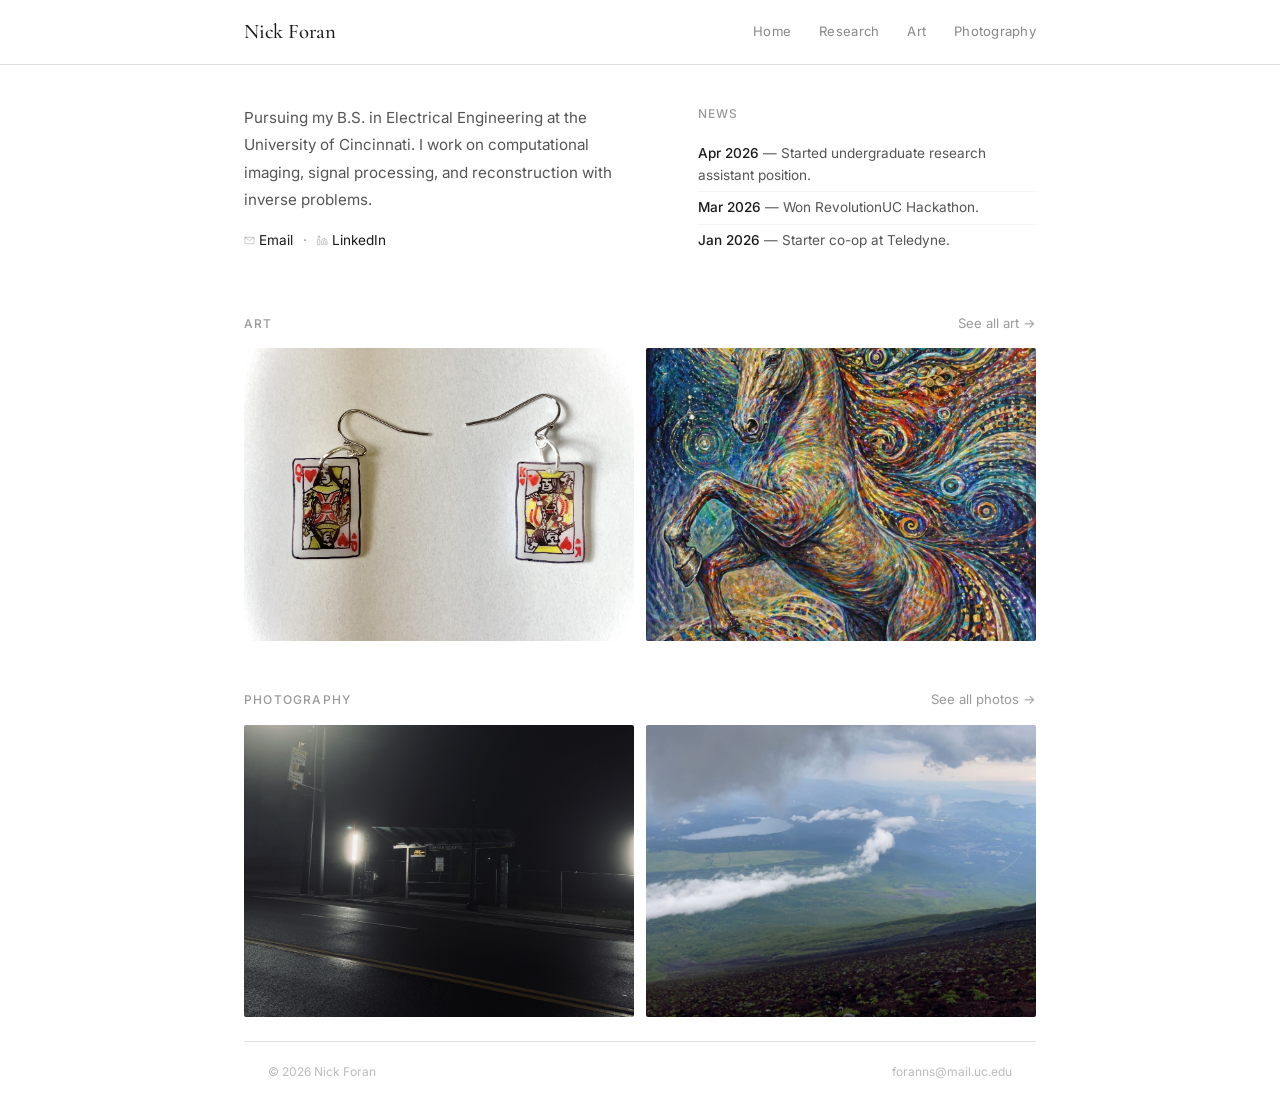
<file: index.html>
<!DOCTYPE html>
<html lang="en">
<head>
  <meta charset="utf-8" />
  <meta name="viewport" content="width=device-width, initial-scale=1" />
  <title>Nick Foran</title>
  <link rel="preconnect" href="https://fonts.googleapis.com">
  <link rel="preconnect" href="https://fonts.gstatic.com" crossorigin>
  <link href="https://fonts.googleapis.com/css2?family=Cormorant+Garamond:ital,wght@0,400;0,500;0,600;1,400&family=Inter:wght@300;400;500;600&display=swap" rel="stylesheet">
  <link rel="stylesheet" href="styles.css" />
</head>
<body>

  <header class="site-header">
    <div class="header-bar">
      <a href="index.html" class="logo">Nick Foran</a>
      <nav class="main-nav">
        <a href="index.html">Home</a>
        <a href="research.html">Research</a>
        <a href="art.html">Art</a>
        <a href="photography.html">Photography</a>
      </nav>
      <button class="mobile-menu-btn" onclick="document.querySelector('.mobile-nav').classList.toggle('open')">Menu</button>
      <div class="mobile-nav">
        <a href="index.html">Home</a>
        <a href="research.html">Research</a>
        <a href="art.html">Art</a>
        <a href="photography.html">Photography</a>
      </div>
    </div>
  </header>

  <div class="page-content">

    <section class="home-section">
      <div class="home-grid">
        <div class="about-col">
          <p>
            Pursuing my B.S. in Electrical Engineering at the University of Cincinnati.
            I work on computational imaging, signal processing, and reconstruction with inverse problems.
          </p>
          <p class="contact-line">
            <a href="mailto:foranns@mail.uc.edu">
              <svg class="icon" viewBox="0 0 24 24" fill="none" stroke="currentColor" stroke-width="1" stroke-linecap="round" stroke-linejoin="round">
                <rect x="2" y="5" width="20" height="14" rx="1.5"/>
                <path d="m2 5 10 7.5L22 5"/>
              </svg>
              Email
            </a>
            <span class="dot">·</span>
            <a href="https://linkedin.com/in/forannick" target="_blank">
              <svg class="icon" viewBox="0 0 24 24" fill="none" stroke="currentColor" stroke-width="1" stroke-linecap="round" stroke-linejoin="round">
                <path d="M16 8a6 6 0 0 1 6 6v7h-4v-7a2 2 0 0 0-4 0v7h-4v-7a6 6 0 0 1 6-6z"/>
                <rect x="2" y="9" width="4" height="12"/>
                <circle cx="4" cy="4" r="2"/>
              </svg>
              LinkedIn
            </a>
          </p>
        </div>
        <div class="news-col">
          <h2>News</h2>
          <ul>
            <li><strong>Apr 2026</strong> — Started undergraduate research assistant position.</li>
            <li><strong>Mar 2026</strong> — Won RevolutionUC Hackathon.</li>
            <li><strong>Jan 2026</strong> — Starter co-op at Teledyne. </li>
          </ul>
        </div>
      </div>
    </section>

    <section class="media">
      <div class="section-heading">
        <h2>Art</h2>
        <a href="art.html" class="see-all">See all art →</a>
      </div>
      <div class="preview-row">
        <img src="images/art.jpg" alt="Art sample" loading="lazy" />
        <img src="images/image1.PNG" alt="Art sample" loading="lazy" />
      </div>
    </section>

    <section class="media">
      <div class="section-heading">
        <h2>Photography</h2>
        <a href="photography.html" class="see-all">See all photos →</a>
      </div>
      <div class="preview-row">
        <img src="images/ph.jpg" alt="Photography sample" loading="lazy" />
        <img src="images/photo1.JPG" alt="Photography sample" loading="lazy" />
      </div>
    </section>

    <footer>
      <p>© 2026 Nick Foran</p>
      <a href="mailto:foranns@mail.uc.edu">foranns@mail.uc.edu</a>
    </footer>

  </div>

</body>
</html>
</file>
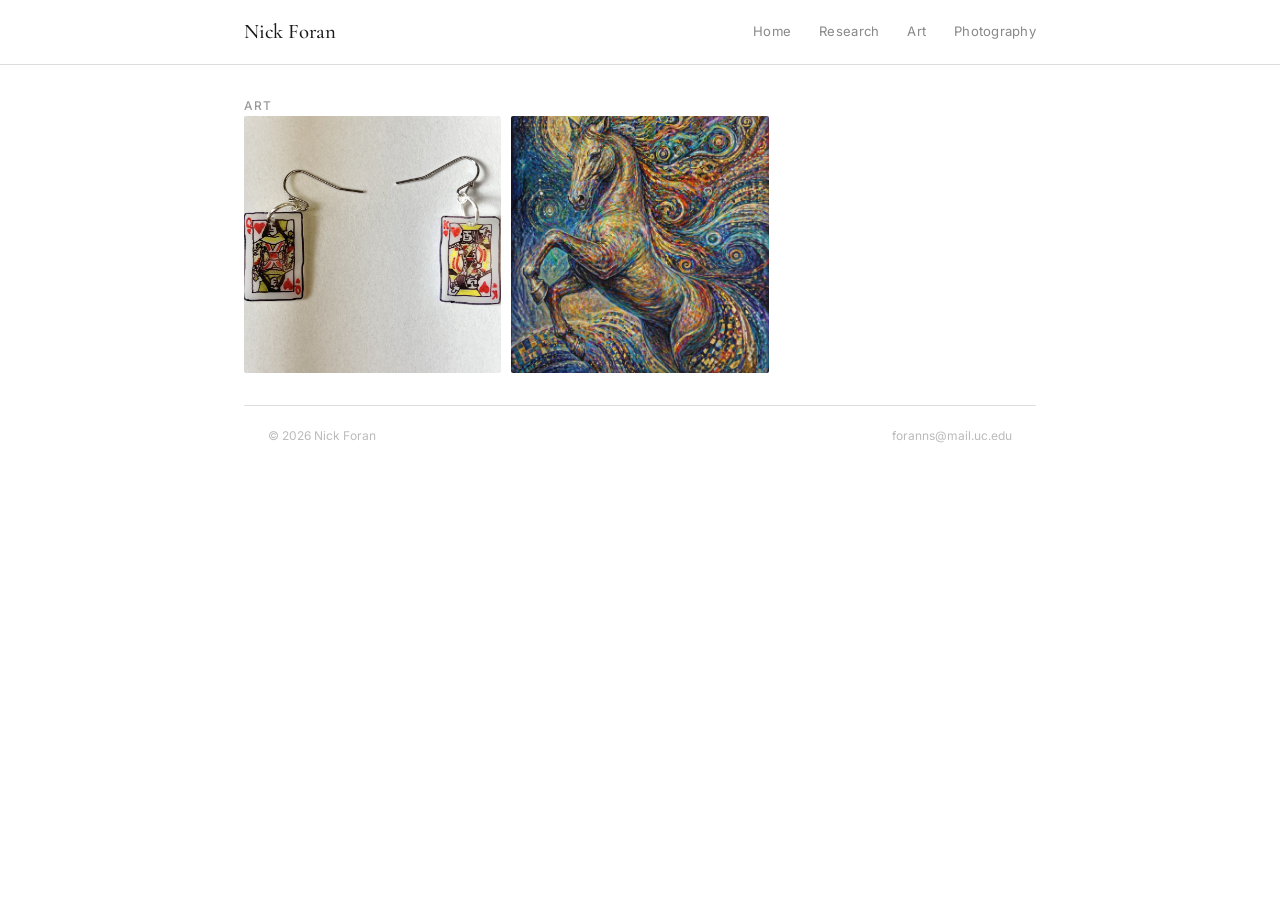
<file: art.html>
<!DOCTYPE html>
<html lang="en">
<head>
  <meta charset="utf-8" />
  <meta name="viewport" content="width=device-width, initial-scale=1" />
  <title>Art — Nick Foran</title>
  <link rel="preconnect" href="https://fonts.googleapis.com">
  <link rel="preconnect" href="https://fonts.gstatic.com" crossorigin>
  <link href="https://fonts.googleapis.com/css2?family=Cormorant+Garamond:ital,wght@0,400;0,500;0,600;1,400&family=Inter:wght@300;400;500;600&display=swap" rel="stylesheet">
  <link rel="stylesheet" href="styles.css" />
</head>
<body>

  <header class="site-header">
    <div class="header-bar">
      <a href="index.html" class="logo">Nick Foran</a>
      <nav class="main-nav">
        <a href="index.html">Home</a>
        <a href="research.html">Research</a>
        <a href="art.html">Art</a>
        <a href="photography.html">Photography</a>
      </nav>
      <button class="mobile-menu-btn" onclick="document.querySelector('.mobile-nav').classList.toggle('open')">Menu</button>
      <div class="mobile-nav">
        <a href="index.html">Home</a>
        <a href="research.html">Research</a>
        <a href="art.html">Art</a>
        <a href="photography.html">Photography</a>
      </div>
    </div>
  </header>

  <div class="page-content">

    <section class="gallery">
      <h2>Art</h2>
      <div class="gallery-grid">
        <img src="images/art.jpg" alt="Art piece" loading="lazy" />
        <img src="images/image1.PNG" alt="Art piece" loading="lazy" />
      </div>
    </section>

    <footer>
      <p>© 2026 Nick Foran</p>
      <a href="mailto:foranns@mail.uc.edu">foranns@mail.uc.edu</a>
    </footer>

  </div>

</body>
</html>
</file>
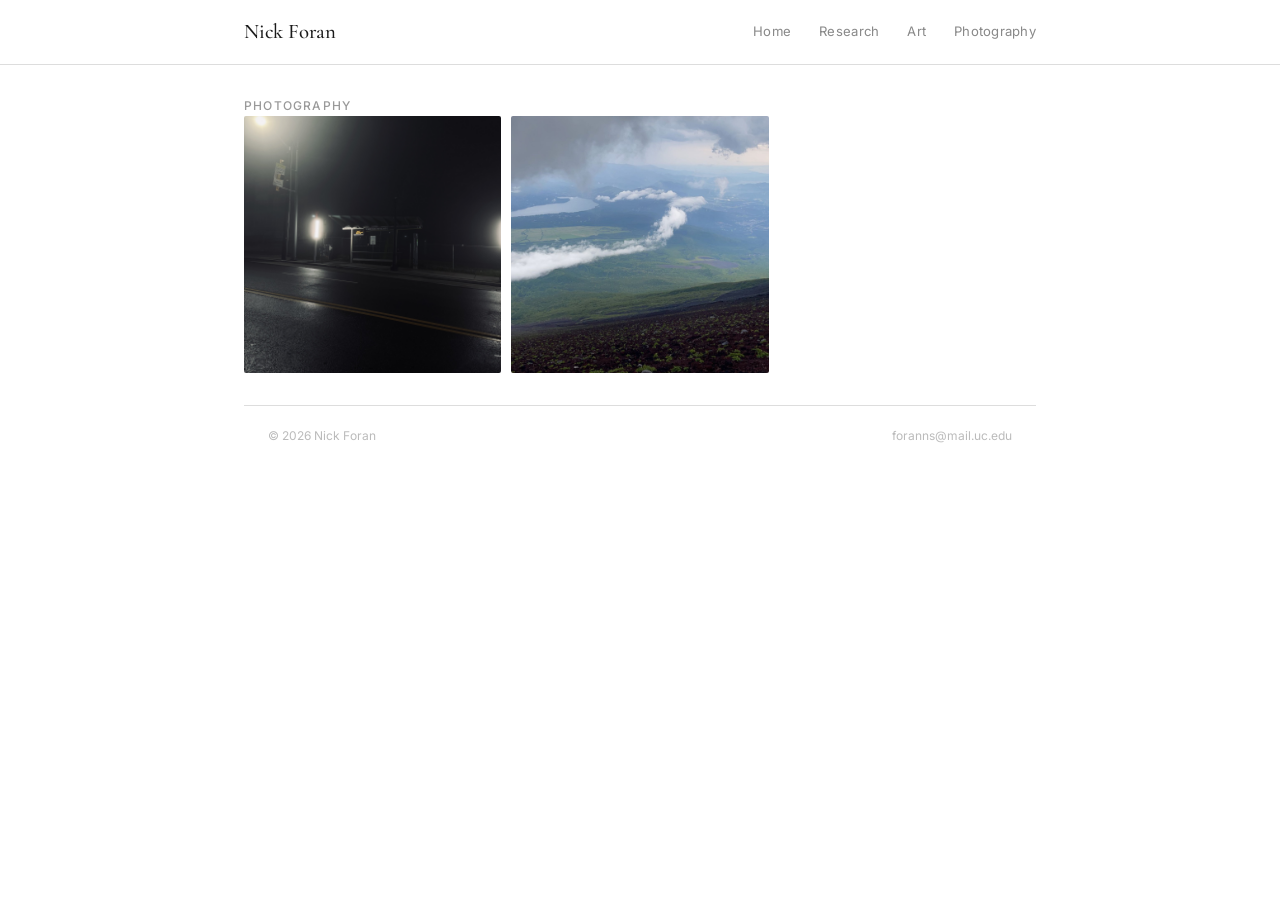
<file: photography.html>
<!DOCTYPE html>
<html lang="en">
<head>
  <meta charset="utf-8" />
  <meta name="viewport" content="width=device-width, initial-scale=1" />
  <title>Photography — Nick Foran</title>
  <link rel="preconnect" href="https://fonts.googleapis.com">
  <link rel="preconnect" href="https://fonts.gstatic.com" crossorigin>
  <link href="https://fonts.googleapis.com/css2?family=Cormorant+Garamond:ital,wght@0,400;0,500;0,600;1,400&family=Inter:wght@300;400;500;600&display=swap" rel="stylesheet">
  <link rel="stylesheet" href="styles.css" />
</head>
<body>

  <header class="site-header">
    <div class="header-bar">
      <a href="index.html" class="logo">Nick Foran</a>
      <nav class="main-nav">
        <a href="index.html">Home</a>
        <a href="research.html">Research</a>
        <a href="art.html">Art</a>
        <a href="photography.html">Photography</a>
      </nav>
      <button class="mobile-menu-btn" onclick="document.querySelector('.mobile-nav').classList.toggle('open')">Menu</button>
      <div class="mobile-nav">
        <a href="index.html">Home</a>
        <a href="research.html">Research</a>
        <a href="art.html">Art</a>
        <a href="photography.html">Photography</a>
      </div>
    </div>
  </header>

  <div class="page-content">

    <section class="gallery">
      <h2>Photography</h2>
      <div class="gallery-grid">
        <img src="images/ph.jpg" alt="Photograph" loading="lazy" />
        <img src="images/photo1.JPG" alt="Photograph" loading="lazy" />
      </div>
    </section>

    <footer>
      <p>© 2026 Nick Foran</p>
      <a href="mailto:foranns@mail.uc.edu">foranns@mail.uc.edu</a>
    </footer>

  </div>

</body>
</html>
</file>
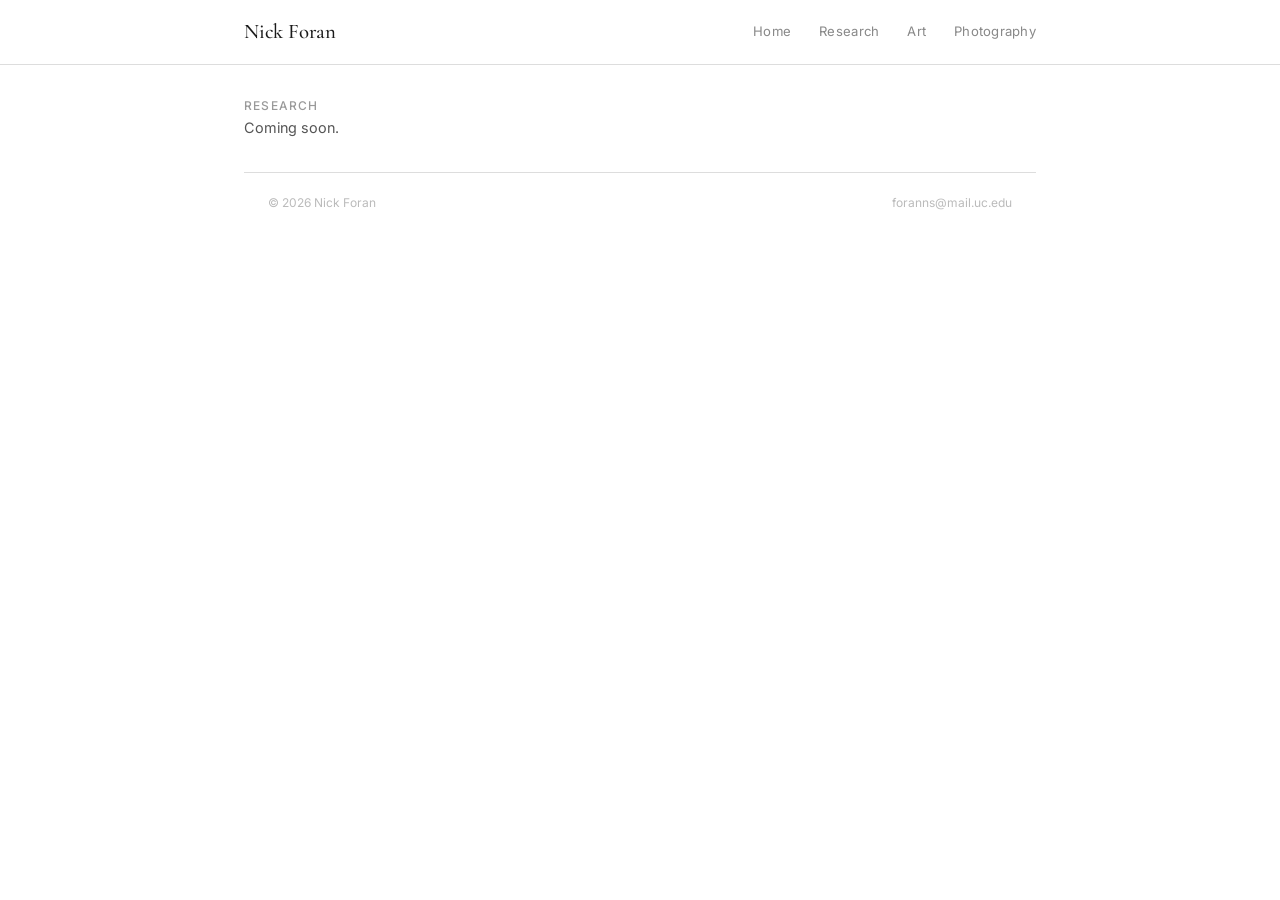
<file: research.html>
<!DOCTYPE html>
<html lang="en">
<head>
  <meta charset="utf-8" />
  <meta name="viewport" content="width=device-width, initial-scale=1" />
  <title>Research — Nick Foran</title>
  <link rel="preconnect" href="https://fonts.googleapis.com">
  <link rel="preconnect" href="https://fonts.gstatic.com" crossorigin>
  <link href="https://fonts.googleapis.com/css2?family=Cormorant+Garamond:ital,wght@0,400;0,500;0,600;1,400&family=Inter:wght@300;400;500;600&display=swap" rel="stylesheet">
  <link rel="stylesheet" href="styles.css" />
</head>
<body>

  <header class="site-header">
    <div class="header-bar">
      <a href="index.html" class="logo">Nick Foran</a>
      <nav class="main-nav">
        <a href="index.html">Home</a>
        <a href="research.html">Research</a>
        <a href="art.html">Art</a>
        <a href="photography.html">Photography</a>
      </nav>
      <button class="mobile-menu-btn" onclick="document.querySelector('.mobile-nav').classList.toggle('open')">Menu</button>
      <div class="mobile-nav">
        <a href="index.html">Home</a>
        <a href="research.html">Research</a>
        <a href="art.html">Art</a>
        <a href="photography.html">Photography</a>
      </div>
    </div>
  </header>

  <div class="page-content">

    <section class="research">
      <h2>Research</h2>
      <p style="font-size: 0.9rem; color: #555;">Coming soon.</p>
    </section>

    <footer>
      <p>© 2026 Nick Foran</p>
      <a href="mailto:foranns@mail.uc.edu">foranns@mail.uc.edu</a>
    </footer>

  </div>

</body>
</html>
</file>
<file: styles.css>
/* ─── Nick Foran ─── */

:root {
  --bg: #ffffff;
  --text: #1a1a1a;
  --muted: #555555;
  --light: #999999;
  --line: #dddddd;
  --serif: 'Cormorant Garamond', Georgia, serif;
  --sans: 'Inter', -apple-system, BlinkMacSystemFont, 'Segoe UI', Roboto, Helvetica, Arial, sans-serif;
}

* { box-sizing: border-box; margin: 0; padding: 0; }

html {
  scroll-behavior: smooth;
  scroll-padding-top: 72px;
  -webkit-font-smoothing: antialiased;
}

body {
  font-family: var(--sans);
  background: var(--bg);
  color: var(--text);
  line-height: 1.65;
  font-size: 15px;
}

a { color: inherit; text-decoration: none; }
a:hover { text-decoration: underline; }

/* ─── Fixed Header ─── */
.site-header {
  position: fixed;
  top: 0; left: 0; right: 0;
  z-index: 1000;
  background: rgba(255,255,255,0.96);
  backdrop-filter: blur(10px);
  -webkit-backdrop-filter: blur(10px);
  border-bottom: 1px solid var(--line);
}

.header-bar {
  max-width: 840px;
  margin: 0 auto;
  padding: 0 24px;
  height: 64px;
  display: flex;
  align-items: center;
  justify-content: space-between;
}

.logo {
  font-family: var(--serif);
  font-size: 1.3rem;
  font-weight: 500;
  color: var(--text);
  text-decoration: none !important;
  letter-spacing: -0.01em;
}

.main-nav {
  display: flex;
  gap: 28px;
}

.main-nav a {
  font-family: var(--sans);
  font-size: 0.82rem;
  font-weight: 400;
  color: #888;
  letter-spacing: 0.02em;
  transition: color 0.2s ease;
  text-decoration: none;
  position: relative;
}

.main-nav a:hover {
  color: var(--text);
}

.main-nav a::after {
  content: '';
  position: absolute;
  bottom: -3px;
  left: 0;
  width: 0;
  height: 1.5px;
  background: var(--text);
  transition: width 0.25s ease;
}

.main-nav a:hover::after {
  width: 100%;
}

.mobile-menu-btn {
  display: none;
  font-family: var(--sans);
  font-size: 0.82rem;
  color: #888;
  background: none;
  border: none;
  cursor: pointer;
  letter-spacing: 0.02em;
}

.mobile-nav {
  display: none;
  position: absolute;
  top: 64px;
  right: 16px;
  background: #fff;
  border: 1px solid var(--line);
  border-radius: 6px;
  box-shadow: 0 8px 24px rgba(0,0,0,0.06);
  padding: 6px;
  min-width: 160px;
}

.mobile-nav.open {
  display: block;
}

.mobile-nav a {
  display: block;
  padding: 10px 12px;
  font-family: var(--sans);
  font-size: 0.85rem;
  color: #888;
  border-radius: 4px;
  text-decoration: none;
}

.mobile-nav a:hover {
  color: var(--text);
  background: rgba(0,0,0,0.03);
}

/* ─── Page Layout ─── */
.page-content {
  max-width: 840px;
  margin: 0 auto;
  padding: 64px 24px 0;
}

/* ─── Home: About + News side by side ─── */
.home-section {
  padding: 40px 0 32px;
}

.home-grid {
  display: grid;
  grid-template-columns: 1.2fr 1fr;
  gap: 48px;
  align-items: start;
}

.about-col p {
  font-size: 0.95rem;
  color: var(--muted);
  line-height: 1.8;
  margin-bottom: 14px;
}

.about-col p:last-of-type {
  margin-bottom: 0;
}

/* ─── Contact line with minimal icons ─── */
.contact-line {
  display: flex;
  align-items: center;
  gap: 10px;
  flex-wrap: wrap;
  margin-top: 14px;
}

.contact-line a {
  display: inline-flex;
  align-items: center;
  gap: 4px;
  font-size: 0.85rem;
  color: var(--text);
  text-decoration: none;
}

.contact-line a:hover {
  text-decoration: underline;
}

.icon {
  width: 11px;
  height: 11px;
  flex-shrink: 0;
  opacity: 0.5;
}

.contact-line a:hover .icon {
  opacity: 0.8;
}

.dot {
  color: var(--light);
  font-size: 0.9rem;
  user-select: none;
}

.news-col h2 {
  font-family: var(--sans);
  font-size: 0.75rem;
  font-weight: 500;
  color: var(--light);
  text-transform: uppercase;
  letter-spacing: 0.1em;
  margin-bottom: 14px;
}

.news-col ul {
  list-style: none;
}

.news-col li {
  font-size: 0.85rem;
  color: var(--muted);
  padding: 5px 0;
  border-bottom: 1px solid #f5f5f5;
  line-height: 1.6;
}

.news-col li:last-child {
  border-bottom: none;
}

.news-col strong {
  color: var(--text);
  font-weight: 500;
}

/* ─── Section headings with See all ─── */
.section-heading {
  display: flex;
  align-items: baseline;
  justify-content: space-between;
  margin-bottom: 14px;
}

.section-heading h2,
section h2 {
  font-family: var(--sans);
  font-size: 0.75rem;
  font-weight: 500;
  color: var(--light);
  text-transform: uppercase;
  letter-spacing: 0.1em;
}

.see-all {
  font-size: 0.82rem;
  color: var(--light);
  text-decoration: none;
}

.see-all:hover {
  color: var(--text);
  text-decoration: underline;
}

/* ─── Research ─── */
.research {
  padding: 32px 0;
}

.research table {
  width: 100%;
  border-collapse: collapse;
}

.research tr {
  vertical-align: top;
}

.r-thumb {
  width: 160px;
  padding: 0 20px 28px 0;
}

.r-thumb img {
  max-width: 160px;
  width: 100%;
  height: auto;
  aspect-ratio: 4 / 3;
  object-fit: cover;
  border-radius: 2px;
  display: block;
}

.r-info {
  padding-bottom: 28px;
}

.r-title {
  font-size: 0.92rem;
  font-weight: 600;
  margin-bottom: 3px;
}

.r-meta {
  font-size: 0.8rem;
  color: var(--muted);
  margin-bottom: 6px;
}

.r-meta strong {
  color: var(--text);
  font-weight: 500;
}

.r-desc {
  font-size: 0.84rem;
  color: var(--muted);
  line-height: 1.5;
}

/* ─── Previews (Home) ─── */
.media {
  padding: 24px 0;
}

.preview-row {
  display: flex;
  gap: 12px;
}

.preview-row img {
  flex: 1;
  min-width: 0;
  width: 100%;
  height: auto;
  aspect-ratio: 4 / 3;
  object-fit: cover;
  display: block;
  border-radius: 2px;
}

/* ─── Gallery Pages ─── */
.gallery {
  padding: 32px 0;
}

.gallery-grid {
  display: grid;
  grid-template-columns: repeat(3, 1fr);
  gap: 10px;
}

.gallery-grid img {
  width: 100%;
  height: auto;
  aspect-ratio: 1 / 1;
  object-fit: cover;
  display: block;
  border-radius: 2px;
}

/* ─── Footer ─── */
footer {
  max-width: 840px;
  margin: 0 auto;
  padding: 20px 24px;
  display: flex;
  justify-content: space-between;
  align-items: baseline;
  flex-wrap: wrap;
  gap: 8px;
  border-top: 1px solid var(--line);
}

footer p,
footer a {
  font-size: 0.75rem;
  color: #bbb;
  text-decoration: none;
}

footer a:hover {
  color: var(--text);
  text-decoration: underline;
}

/* ─── Responsive ─── */
@media (max-width: 640px) {
  .main-nav { display: none; }
  .mobile-menu-btn { display: block; }

  .page-content {
    padding: 64px 20px 0;
  }

  .home-grid {
    grid-template-columns: 1fr;
    gap: 32px;
  }

  .research tr,
  .research td {
    display: block;
  }

  .r-thumb {
    width: 100%;
    padding: 0 0 12px 0;
  }

  .r-thumb img {
    max-width: 100%;
  }

  .preview-row {
    flex-direction: column;
  }

  .gallery-grid {
    grid-template-columns: repeat(2, 1fr);
  }

  footer {
    flex-direction: column;
    gap: 6px;
    text-align: center;
  }
}
</file>
